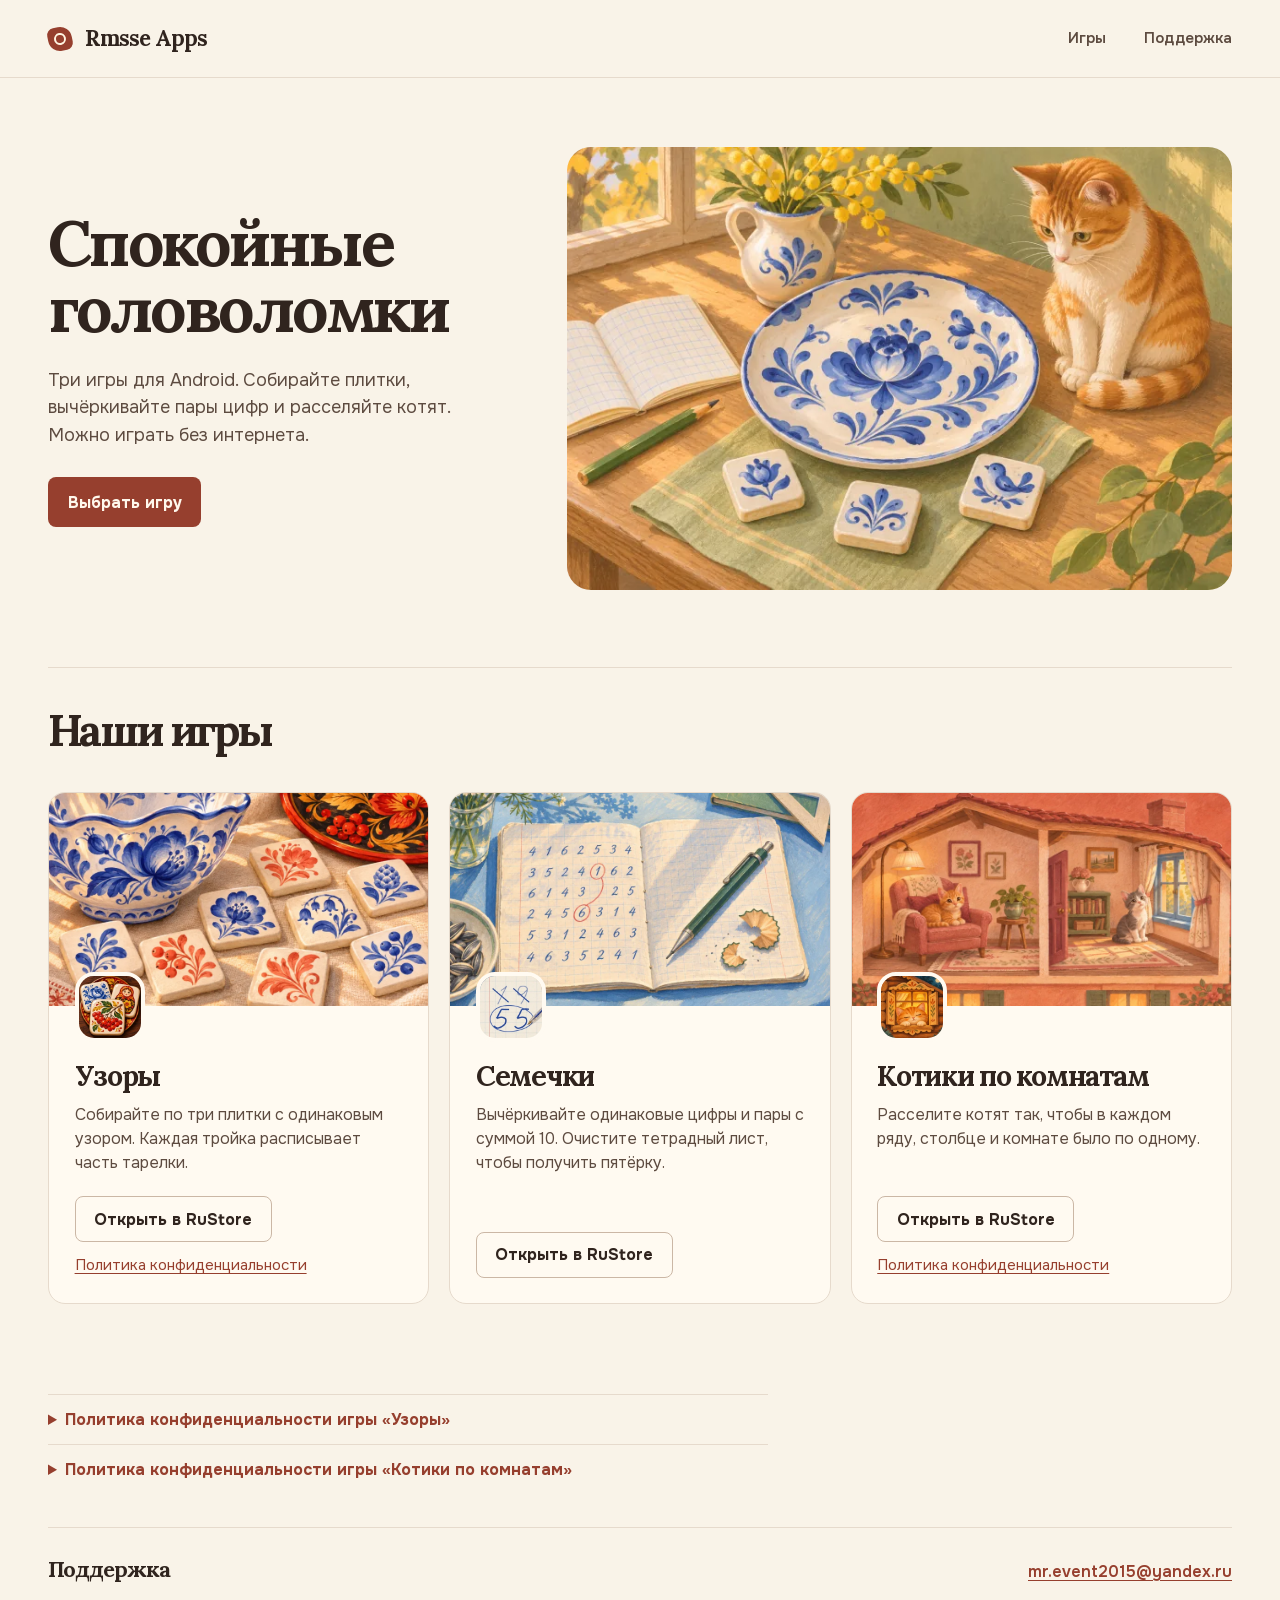
<file: index.html>
<!doctype html>
<html lang="ru">
<head>
  <meta charset="utf-8">
  <meta name="viewport" content="width=device-width, initial-scale=1">
  <meta name="theme-color" content="#f9f3e8">
  <meta name="description" content="Головоломки Rmsse Apps для Android: «Узоры», «Семечки» и «Котики по комнатам».">
  <meta property="og:type" content="website">
  <meta property="og:locale" content="ru_RU">
  <meta property="og:title" content="Rmsse Apps — спокойные головоломки">
  <meta property="og:description" content="Плитки с народной росписью, пары цифр и дом с котятами.">
  <meta property="og:image" content="https://romiusse.github.io/assets/tabletop-1440.webp">
  <meta property="og:image:alt" content="Расписанные плитки, тетрадь и рыжий кот на столе">
  <title>Rmsse Apps — спокойные головоломки</title>
  <link rel="stylesheet" href="site.css">
</head>
<body>
  <a class="skip" href="#main">К содержанию</a>

  <header class="top" id="top">
    <div class="shell top-inner">
      <a class="wordmark" href="#top" aria-label="Rmsse Apps, в начало">
        <span class="mark" aria-hidden="true"></span>Rmsse Apps
      </a>
      <nav aria-label="Навигация по сайту">
        <a href="#games">Игры</a>
        <a href="#support">Поддержка</a>
      </nav>
    </div>
  </header>

  <main class="shell" id="main">
    <section class="hero" aria-labelledby="hero-title">
      <div class="hero-copy">
        <h1 id="hero-title">Спокойные<br class="hero-break"> головоломки</h1>
        <p>Три игры для Android. Собирайте плитки, вычёркивайте пары цифр и расселяйте котят. Можно играть без интернета.</p>
        <a class="action primary" href="#games">Выбрать игру</a>
      </div>
      <picture class="hero-picture">
        <img src="assets/tabletop-960.webp"
             srcset="assets/tabletop-720.webp 720w, assets/tabletop-960.webp 960w, assets/tabletop-1440.webp 1440w"
             sizes="(max-width: 799px) calc(100vw - 36px), (max-width: 1300px) 55vw, 710px"
             width="1440" height="960" fetchpriority="high"
             alt="Гжельская тарелка, расписанные плитки и тетрадь на столе рядом с рыжим котом">
      </picture>
    </section>

    <section class="catalog" id="games" aria-labelledby="games-title">
      <h2 id="games-title">Наши игры</h2>
      <div class="game-grid">
        <article class="game uzory" aria-labelledby="uzory-title">
          <img class="cover" src="assets/uzory-cover.webp" width="900" height="600" alt="" loading="lazy" decoding="async">
          <div class="game-body">
            <img class="game-icon" src="assets/uzory-icon.webp" width="70" height="70" alt="" loading="lazy">
            <h3 id="uzory-title">Узоры</h3>
            <p>Собирайте по три плитки с одинаковым узором. Каждая тройка расписывает часть тарелки.</p>
            <a class="action store" href="https://www.rustore.ru/catalog/app/org.gamelab.uzory" aria-label="Открыть в RuStore: Узоры">Открыть в RuStore</a>
            <a class="privacy-link" href="#privacy-uzory">Политика конфиденциальности</a>
          </div>
        </article>

        <article class="game semechki" aria-labelledby="semechki-title">
          <img class="cover" src="assets/semechki-cover.webp" width="900" height="600" alt="" loading="lazy" decoding="async">
          <div class="game-body">
            <img class="game-icon" src="assets/semechki-icon.webp" width="70" height="70" alt="" loading="lazy">
            <h3 id="semechki-title">Семечки</h3>
            <p>Вычёркивайте одинаковые цифры и пары с суммой 10. Очистите тетрадный лист, чтобы получить пятёрку.</p>
            <a class="action store" href="https://www.rustore.ru/catalog/app/org.gamelab.semechki" aria-label="Открыть в RuStore: Семечки">Открыть в RuStore</a>
          </div>
        </article>

        <article class="game kotiki" aria-labelledby="kotiki-title">
          <img class="cover" src="assets/kotiki-cover.webp" width="900" height="600" alt="" loading="lazy" decoding="async">
          <div class="game-body">
            <img class="game-icon" src="assets/kotiki-icon.webp" width="70" height="70" alt="" loading="lazy">
            <h3 id="kotiki-title">Котики по комнатам</h3>
            <p>Расселите котят так, чтобы в каждом ряду, столбце и комнате было по одному.</p>
            <a class="action store" href="https://www.rustore.ru/catalog/app/org.gamelab.kotiki" aria-label="Открыть в RuStore: Котики по комнатам">Открыть в RuStore</a>
            <a class="privacy-link" href="#privacy-kotiki">Политика конфиденциальности</a>
          </div>
        </article>
      </div>
    </section>

    <details class="privacy-policy" id="privacy-uzory" name="privacy">
      <summary><h2 id="privacy-uzory-title">Политика конфиденциальности игры «Узоры»</h2></summary>
      <p><time datetime="2026-11-20">20 ноября 2026 года</time></p>
      <p>Игра «Узоры» (Android, пакет <code>org.gamelab.uzory</code>) не просит регистрации и не запрашивает имя, телефон или почту игрока. Прогресс игры (пройденные уровни, расписанные тарелки, настройка звука) хранится на устройстве. При удалении данных приложения этот прогресс стирается.</p>
      <h3>Реклама</h3>
      <p>В игре показывается реклама Рекламной сети Яндекса через Yandex Mobile Ads SDK. Через Медиацию Яндекса рекламу может показывать и VK Реклама (SDK myTarget, ООО «ВК»). Чтобы подбирать и показывать рекламу, считать показы и защищаться от мошенничества, эти SDK передают ООО «ЯНДЕКС» и ООО «ВК» технические данные устройства: рекламный идентификатор, модель и настройки устройства, версию системы, язык, IP-адрес и приблизительное местоположение по нему, сведения о показах и нажатиях на рекламу. В SDK Яндекса входит AppMetrica, сервис аналитики Яндекса.</p>
      <p>Как эти компании обрабатывают данные, описано в их документах:</p>
      <ul>
        <li>Политика конфиденциальности Яндекса: <a href="https://yandex.ru/legal/confidential/">https://yandex.ru/legal/confidential/</a></li>
        <li>Условия использования Yandex Mobile Ads SDK: <a href="https://yandex.ru/legal/mobileads_sdk_agreement/">https://yandex.ru/legal/mobileads_sdk_agreement/</a></li>
        <li>Политика конфиденциальности myTarget (VK Реклама): <a href="https://help.mail.ru/legal/terms/myTarget/privacy">https://help.mail.ru/legal/terms/myTarget/privacy</a></li>
      </ul>
      <p>Персональную рекламу можно отключить в настройках Android: «Настройки» → «Google» → «Реклама» → «Удалить рекламный идентификатор» (на части устройств пункт называется иначе).</p>
      <h3>Аналитика начиная с версии 1.0.1</h3>
      <p>AppMetrica (Яндекс) и Google Analytics for Firebase получают события игры. Мы смотрим, какой режим выбрал игрок, какие уровни начал и прошёл, сколько времени провёл на экранах и вернулся ли в игру после рекламы. Также учитываем запросы, показы и закрытия рекламы, выдачу наград и доход от показов. Эти сведения помогают найти уровни и рекламные переходы, на которых игроки застревают.</p>
      <p>Для управления частотой рекламы игра использует анонимную авторизацию Firebase. Случайные идентификаторы установки и сессии, версию приложения, режим, номер уровня и события прохождения и рекламы игра отправляет в Firebase Realtime Database. Сервер разработчика на Tilpi забирает события и удаляет обработанные пакеты из очереди. Игра получает настройки частоты показов через Firebase Remote Config. Создавать аккаунт игроку не нужно. Игра не запрашивает доступ к точному местоположению.</p>
      <p>Подробнее об обработке данных сервисами. <a href="https://yandex.ru/legal/metrica_termsofuse/">AppMetrica</a> · <a href="https://firebase.google.com/support/privacy">Конфиденциальность в Firebase</a> · <a href="https://policies.google.com/privacy">Политика Google</a>.</p>
      <h3>Разрешения</h3>
      <p>Игра использует доступ в интернет для рекламы, аналитики и получения настроек и вибрацию (короткий отклик на ходы). Рекламные SDK добавляют служебные разрешения для рекламного идентификатора и источника установки.</p>
      <h3>Дети</h3>
      <p>Игра не предназначена специально для детей и сознательно не собирает данные детей.</p>
      <h3>Изменения и связь</h3>
      <p>Если политика изменится, новая версия будет опубликована по этому же адресу. По вопросам о данных обращайтесь через <a href="https://romiusse.github.io/#support">раздел «Поддержка» на сайте разработчика</a>.</p>
    </details>

    <details class="privacy-policy" id="privacy-kotiki" name="privacy">
      <summary><h2 id="privacy-kotiki-title">Политика конфиденциальности игры «Котики по комнатам»</h2></summary>
      <p><time datetime="2026-11-24">24 ноября 2026 года</time></p>
      <p>Чтобы играть в «Котики по комнатам» от Rmsse Apps (Android, пакет <code>org.gamelab.kotiki</code>), не нужны регистрация, имя, телефон или адрес электронной почты. Игра сохраняет расположение котиков, пройденные дома и настройку звука на устройстве. Чтобы стереть прогресс, удалите игру или очистите её данные в настройках Android.</p>
      <h3>Реклама</h3>
      <p>В игре показывается реклама Рекламной сети Яндекса через Yandex Mobile Ads SDK. Через Медиацию Яндекса рекламу может показывать и VK Реклама (SDK myTarget, ООО «ВК»). Чтобы подбирать и показывать рекламу, считать показы и защищаться от мошенничества, эти SDK передают ООО «ЯНДЕКС» и ООО «ВК» технические данные устройства: рекламный идентификатор, модель и настройки устройства, версию системы, язык, IP-адрес и приблизительное местоположение по нему, сведения о показах и нажатиях на рекламу. В SDK Яндекса входит AppMetrica, сервис аналитики Яндекса, в SDK VK входит MyTracker, сервис аналитики VK.</p>
      <p>Как эти компании обрабатывают данные, описано в их документах:</p>
      <ul>
        <li><a href="https://yandex.ru/legal/confidential/">Политика конфиденциальности Яндекса</a></li>
        <li><a href="https://yandex.ru/legal/mobileads_sdk_agreement/">Условия использования Yandex Mobile Ads SDK</a></li>
        <li><a href="https://help.mail.ru/legal/terms/adsvk/privacy/">Политика конфиденциальности VK Рекламы</a></li>
        <li><a href="https://tracker.my.com/ru/legal/privacy-policy">Политика конфиденциальности MyTracker</a></li>
      </ul>
      <p>Персональную рекламу можно отключить в настройках Android: «Настройки» → «Google» → «Реклама» → «Удалить рекламный идентификатор» (на части устройств пункт называется иначе).</p>
      <h3>Аналитика и оценка игры</h3>
      <p>Начиная с версии <code>1.0.1</code>, игра передаёт в AppMetrica (Яндекс) и Google Analytics for Firebase сведения о запусках и игровых событиях. Например, какой дом игрок начал и прошёл, сколько времени потратил, сколько раз ошибся, использовал подсказку или вернул сердечко после рекламы. При показе рекламы игра передаёт её формат и доступные сведения о доходе. Сервисы используют идентификаторы установки и технические сведения об устройстве. Игра не запрашивает доступ к геолокации. <a href="https://yandex.ru/legal/metrica_termsofuse/">Условия AppMetrica</a> · <a href="https://firebase.google.com/support/privacy">Обработка данных в Firebase</a>.</p>
      <p>После нескольких пройденных домов игра может предложить поставить оценку. Форму открывает RuStore. Оценку и отзыв получает магазин. Игра хранит на устройстве время последней попытки и отметку о завершении формы.</p>
      <h3>Разрешения</h3>
      <p>Игра использует доступ в интернет для рекламы, аналитики и обращения к RuStore. Разрешение на вибрацию объявлено в сборке, но игра его сейчас не использует. Рекламные SDK добавляют служебные разрешения для рекламного идентификатора и источника установки. Адаптер VK Рекламы добавляет в сборку разрешение <code>com.android.vending.BILLING</code> и SDK MyTracker (статистика VK); покупок в игре нет.</p>
      <h3>Дети</h3>
      <p>Игра не предназначена специально для детей и сознательно не собирает данные детей.</p>
      <h3>Хранение данных и связь</h3>
      <p>Срок хранения переданных событий и идентификаторов зависит от сервиса и его настроек. Яндекс описывает сроки в своей политике конфиденциальности. Для Google Analytics они приведены в <a href="https://support.google.com/analytics/answer/7667196?hl=ru">справке о хранении данных</a>.</p>
      <p>По вопросам о данных и с запросом на их удаление обращайтесь в <a href="https://romiusse.github.io/#support">поддержку Rmsse Apps</a>. В обращении укажите название игры. Обновления этой политики публикуются по тому же адресу.</p>
    </details>
  </main>

  <footer class="shell" id="support">
    <div class="footer-inner">
      <h2>Поддержка</h2>
      <a href="mailto:mr.event2015@yandex.ru">mr.event2015@yandex.ru</a>
    </div>
  </footer>
  <script>
    const policies = document.querySelectorAll('details.privacy-policy');

    function openLinkedPolicy(hash) {
      const target = document.getElementById(hash.slice(1));
      for (const policy of policies) {
        policy.open = policy === target;
      }
      if (target && target.matches('details.privacy-policy')) {
        target.scrollIntoView({ block: 'start' });
      }
    }

    for (const link of document.querySelectorAll('a.privacy-link')) {
      link.addEventListener('click', (event) => {
        if (link.hash === location.hash && !event.ctrlKey && !event.metaKey && !event.shiftKey && !event.altKey) {
          openLinkedPolicy(link.hash);
        }
      });
    }
    window.addEventListener('hashchange', () => openLinkedPolicy(location.hash));
    openLinkedPolicy(location.hash);
  </script>
</body>
</html>
</file>
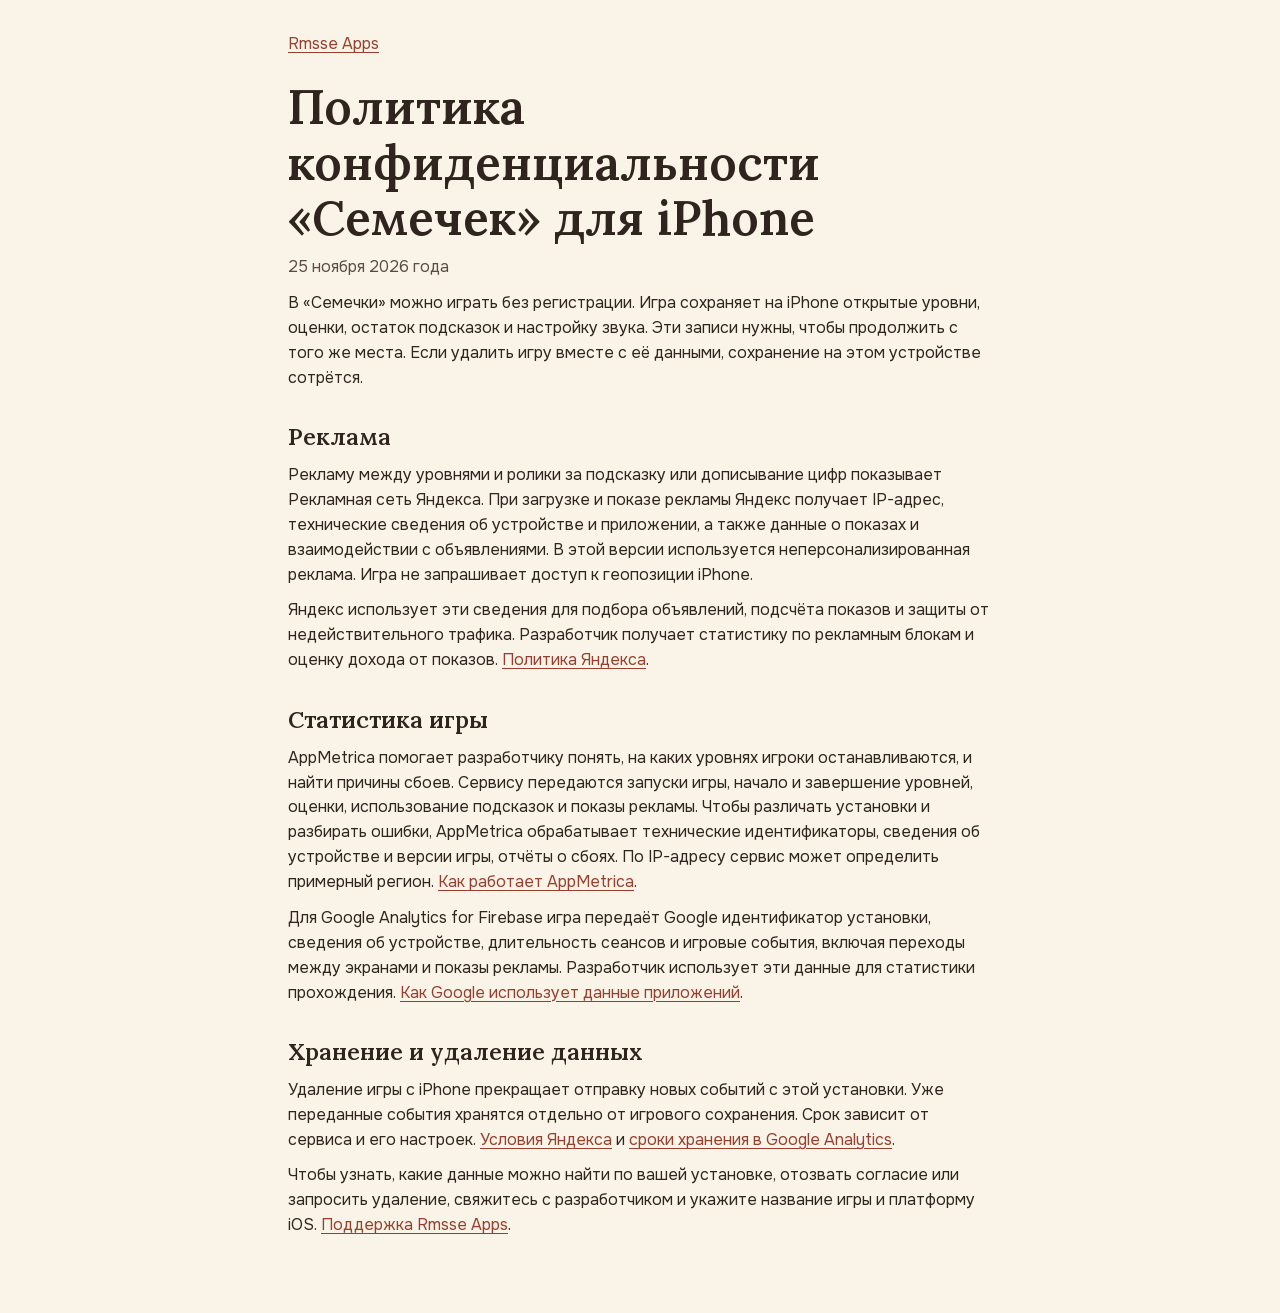
<file: semechki/privacy/index.html>
<!doctype html>
<html lang="ru">
<head>
  <meta charset="utf-8">
  <meta name="viewport" content="width=device-width, initial-scale=1">
  <meta name="theme-color" content="#f9f3e8">
  <title>Политика конфиденциальности «Семечек» для iPhone · Rmsse Apps</title>
  <link rel="stylesheet" href="/site.css">
  <style>
    main.policy { width: min(100% - 2.5rem, 44rem); margin: 0 auto; padding: 2rem 0 4rem; }
    .policy h1 { font: 600 clamp(1.9rem, 1.45rem + 2.1vw, 3rem)/1.15 var(--serif, Georgia, serif); margin: 1.4rem 0 .55rem; }
    .policy h2 { font: 600 1.45rem/1.3 var(--serif, Georgia, serif); margin: 2rem 0 .65rem; }
    .policy p { margin: .65rem 0; }
    .policy time { color: var(--muted, #5d4b40); }
    .policy a { color: var(--clay, #963f2e); }
  </style>
</head>
<body>
  <main class="policy">
    <a href="/">Rmsse Apps</a>
    <h1>Политика конфиденциальности «Семечек» для iPhone</h1>
    <p><time datetime="2026-11-25">25 ноября 2026 года</time></p>
    <p>В «Семечки» можно играть без регистрации. Игра сохраняет на iPhone открытые уровни, оценки, остаток подсказок и настройку звука. Эти записи нужны, чтобы продолжить с того же места. Если удалить игру вместе с её данными, сохранение на этом устройстве сотрётся.</p>

    <h2>Реклама</h2>
    <p>Рекламу между уровнями и ролики за подсказку или дописывание цифр показывает Рекламная сеть Яндекса. При загрузке и показе рекламы Яндекс получает IP-адрес, технические сведения об устройстве и приложении, а также данные о показах и взаимодействии с объявлениями. В этой версии используется неперсонализированная реклама. Игра не запрашивает доступ к геопозиции iPhone.</p>
    <p>Яндекс использует эти сведения для подбора объявлений, подсчёта показов и защиты от недействительного трафика. Разработчик получает статистику по рекламным блокам и оценку дохода от показов. <a href="https://yandex.ru/legal/confidential/">Политика Яндекса</a>.</p>

    <h2>Статистика игры</h2>
    <p>AppMetrica помогает разработчику понять, на каких уровнях игроки останавливаются, и найти причины сбоев. Сервису передаются запуски игры, начало и завершение уровней, оценки, использование подсказок и показы рекламы. Чтобы различать установки и разбирать ошибки, AppMetrica обрабатывает технические идентификаторы, сведения об устройстве и версии игры, отчёты о сбоях. По IP-адресу сервис может определить примерный регион. <a href="https://appmetrica.yandex.ru/docs/ru/data-collection/index">Как работает AppMetrica</a>.</p>
    <p>Для Google Analytics for Firebase игра передаёт Google идентификатор установки, сведения об устройстве, длительность сеансов и игровые события, включая переходы между экранами и показы рекламы. Разработчик использует эти данные для статистики прохождения. <a href="https://policies.google.com/technologies/partner-sites?hl=ru">Как Google использует данные приложений</a>.</p>

    <h2>Хранение и удаление данных</h2>
    <p>Удаление игры с iPhone прекращает отправку новых событий с этой установки. Уже переданные события хранятся отдельно от игрового сохранения. Срок зависит от сервиса и его настроек. <a href="https://yandex.ru/legal/confidential/">Условия Яндекса</a> и <a href="https://support.google.com/analytics/answer/7667196?hl=ru">сроки хранения в Google Analytics</a>.</p>
    <p>Чтобы узнать, какие данные можно найти по вашей установке, отозвать согласие или запросить удаление, свяжитесь с разработчиком и укажите название игры и платформу iOS. <a href="https://romiusse.github.io/#support">Поддержка Rmsse Apps</a>.</p>
  </main>
</body>
</html>
</file>
<file: site.css>
@font-face {
  font-family: Lora;
  font-style: normal;
  font-weight: 600 700;
  font-display: swap;
  src: url(assets/fonts/lora-cyrillic.woff2) format("woff2");
  unicode-range: U+0400-045F,U+0490-0491,U+04B0-04B1,U+2116;
}

@font-face {
  font-family: Lora;
  font-style: normal;
  font-weight: 600 700;
  font-display: swap;
  src: url(assets/fonts/lora-latin.woff2) format("woff2");
  unicode-range: U+0000-00FF,U+0131,U+0152-0153,U+02BB-02BC,U+02C6,U+02DA,U+02DC,U+2000-206F,U+2074,U+20AC,U+2122,U+2191,U+2193,U+2212,U+2215,U+FEFF,U+FFFD;
}

@font-face {
  font-family: Onest;
  font-style: normal;
  font-weight: 400 700;
  font-display: swap;
  src: url(assets/fonts/onest-cyrillic.woff2) format("woff2");
  unicode-range: U+0400-045F,U+0490-0491,U+04B0-04B1,U+2116;
}

@font-face {
  font-family: Onest;
  font-style: normal;
  font-weight: 400 700;
  font-display: swap;
  src: url(assets/fonts/onest-latin.woff2) format("woff2");
  unicode-range: U+0000-00FF,U+0131,U+0152-0153,U+02BB-02BC,U+02C6,U+02DA,U+02DC,U+2000-206F,U+2074,U+20AC,U+2122,U+2191,U+2193,U+2212,U+2215,U+FEFF,U+FFFD;
}

:root {
  color-scheme: light;
  --paper: #f9f3e8;
  --card: #fffaf1;
  --ink: #30241e;
  --muted: #5d4b40;
  --line: #e6dacc;
  --clay: #963f2e;
  --clay-hover: #763022;
  --serif: Lora, Georgia, serif;
  --sans: Onest, system-ui, sans-serif;
}

*, *::before, *::after { box-sizing: border-box; }

html { scroll-behavior: smooth; }

body {
  margin: 0;
  background: var(--paper);
  color: var(--ink);
  font: 400 1rem/1.56 var(--sans);
  -webkit-font-smoothing: antialiased;
}

a { color: inherit; text-decoration-thickness: 1px; text-underline-offset: 0.19em; }

:focus-visible {
  outline: 3px solid #2d60a8;
  outline-offset: 5px;
}

.skip {
  position: fixed;
  z-index: 2;
  top: 12px;
  left: 12px;
  padding: 10px 14px;
  background: var(--card);
  border-radius: 6px;
  transform: translateY(-200%);
}

.skip:focus { transform: translateY(0); }

.shell { width: min(1248px, calc(100% - 96px)); margin-inline: auto; }

.top { border-bottom: 1px solid var(--line); }

.top-inner {
  min-height: 77px;
  display: flex;
  align-items: center;
  justify-content: space-between;
  gap: 16px;
}

.wordmark {
  display: inline-flex;
  align-items: center;
  gap: 13px;
  font: 700 clamp(1.1rem, 2vw, 1.38rem)/1.15 var(--serif);
  letter-spacing: -0.045em;
  text-decoration: none;
  white-space: nowrap;
}

.mark {
  position: relative;
  flex: 0 0 auto;
  width: 24px;
  height: 24px;
  border-radius: 7px 12px 7px 12px;
  transform: rotate(-11deg);
  background: var(--clay);
}

.mark::after {
  position: absolute;
  content: "";
  inset: 6px;
  border: 2px solid #fff4e1;
  border-radius: 50%;
}

nav { display: flex; align-items: center; gap: clamp(18px, 3vw, 40px); }

nav a {
  display: inline-flex;
  align-items: center;
  min-height: 44px;
  color: var(--muted);
  font-size: 0.94rem;
  font-weight: 600;
  text-decoration: none;
}

nav a:hover { color: var(--clay); text-decoration: underline; }

.hero {
  display: grid;
  grid-template-columns: minmax(0, 0.93fr) minmax(0, 1.32fr);
  align-items: center;
  gap: clamp(32px, 4vw, 62px);
  padding-block: clamp(44px, 5.4vw, 82px) clamp(60px, 6vw, 88px);
}

.hero h1, .catalog h2, .game h3, footer h2 { margin: 0; font-family: var(--serif); }

.hero h1 {
  max-width: 11ch;
  font-weight: 700;
  font-size: clamp(2.55rem, 5.05vw, 4.6rem);
  line-height: 1.02;
  letter-spacing: -0.055em;
}

.hero p {
  max-width: 35ch;
  margin: 25px 0 28px;
  color: var(--muted);
  font-size: clamp(1.05rem, 1.4vw, 1.22rem);
  line-height: 1.53;
  text-wrap: pretty;
}

.hero-picture {
  display: block;
  overflow: hidden;
  border-radius: 24px;
  background: #e8cba4;
  aspect-ratio: 3 / 2;
}

.hero-picture img, .cover { display: block; width: 100%; height: 100%; object-fit: cover; }

.action {
  display: inline-flex;
  width: fit-content;
  min-height: 46px;
  align-items: center;
  justify-content: center;
  padding: 0.65em 1.16em;
  border: 1px solid transparent;
  border-radius: 8px;
  text-decoration: none;
  font-weight: 700;
  line-height: 1.2;
  transition: background-color 160ms ease, color 160ms ease, border-color 160ms ease;
}

.primary { min-height: 50px; background: var(--clay); color: #fff8ec; }
.primary:hover { background: var(--clay-hover); }

.catalog {
  padding-block: clamp(25px, 3vw, 44px) clamp(54px, 7vw, 94px);
  border-top: 1px solid var(--line);
  scroll-margin-top: 12px;
}

.catalog h2 {
  margin-bottom: clamp(23px, 3vw, 37px);
  font-size: clamp(2.05rem, 3.4vw, 3.35rem);
  font-weight: 700;
  letter-spacing: -0.06em;
  line-height: 1.12;
}

.game-grid { display: grid; grid-template-columns: repeat(3, minmax(0, 1fr)); gap: 20px; }

.game {
  display: flex;
  flex-direction: column;
  min-width: 0;
  border: 1px solid var(--line);
  border-radius: 17px;
  background: var(--card);
}

.cover {
  height: auto;
  aspect-ratio: 1.78;
  border-radius: 16px 16px 0 0;
  background: #e7d3b8;
}

.semechki .cover { background: #cbdaeb; }
.kotiki .cover { background: #e9c5b0; }

.game-body {
  position: relative;
  display: flex;
  flex: 1;
  flex-direction: column;
  align-items: flex-start;
  padding: 53px clamp(17px, 2vw, 27px) 25px;
}

.game-icon {
  position: absolute;
  top: -34px;
  left: clamp(17px, 2vw, 27px);
  width: 70px;
  height: 70px;
  border: 4px solid var(--card);
  border-radius: 19px;
  background: var(--card);
  object-fit: cover;
}

.game h3 {
  font-size: clamp(1.27rem, 2.22vw, 1.9rem);
  font-weight: 700;
  letter-spacing: -0.045em;
  line-height: 1.17;
}

.game-body > p:not(.availability) {
  margin: 11px 0 21px;
  color: var(--muted);
  line-height: 1.5;
  text-wrap: pretty;
}

.store, .game-body .availability { margin-top: auto; }

.store { color: var(--ink); border-color: #cbb7a5; }
.store:hover { color: var(--clay-hover); border-color: #ac7667; background: #f6e9dc; }

.privacy-link {
  margin-top: 12px;
  color: var(--clay);
  font-size: 0.94rem;
  text-underline-offset: 0.18em;
}

.privacy-policy {
  max-width: 72ch;
  border-top: 1px solid var(--line);
  line-height: 1.6;
  overflow-wrap: anywhere;
  scroll-margin-top: 1.5rem;
}

.privacy-policy:last-child { margin-bottom: 2rem; }
.privacy-policy summary { padding: 12px 0; color: var(--clay); cursor: pointer; }
.privacy-policy summary:hover { color: var(--clay-hover); }
.privacy-policy summary h2 { display: inline; margin: 0; font-size: 1rem; line-height: 1.4; }
.privacy-policy[open] { padding-bottom: 1rem; }
.privacy-policy h3 { margin: 1.5em 0 0.4em; font-size: 1.2rem; }
.privacy-policy p, .privacy-policy ul { margin: 0.65em 0; }
.privacy-policy ul { padding-inline-start: 1.4em; }
.privacy-policy a { color: var(--clay); text-decoration: underline; text-underline-offset: 0.18em; }

.availability {
  display: flex;
  align-items: center;
  min-height: 46px;
  margin-bottom: 0;
  color: var(--muted);
  font-size: 0.94rem;
  font-weight: 600;
}

.footer-inner {
  display: flex;
  align-items: baseline;
  justify-content: space-between;
  gap: 12px 24px;
  flex-wrap: wrap;
  border-top: 1px solid var(--line);
  padding-block: 25px 43px;
}

footer h2 { font-size: 1.36rem; letter-spacing: -0.045em; }
footer a { color: var(--clay); overflow-wrap: anywhere; font-weight: 600; }

@media (max-width: 1050px) {
  .shell { width: calc(100% - 64px); }
  .hero { gap: 29px; }
  .hero h1 { font-size: clamp(2.45rem, 5.3vw, 3.7rem); }
  .hero p { margin-block: 19px 23px; }
  .game-grid { gap: 14px; }
}

@media (max-width: 799px) {
  .shell { width: calc(100% - 36px); }
  .top-inner { min-height: 65px; }
  .hero { grid-template-columns: 1fr; gap: 27px; padding-block: 38px 44px; }
  .hero h1 { max-width: 13ch; font-size: clamp(2.15rem, 8.5vw, 4rem); }
  .hero-break { display: none; }
  .hero p { margin-block: 18px 22px; }
  .hero-picture { border-radius: 16px; }
  .game-grid { grid-template-columns: repeat(2, minmax(0, 1fr)); gap: 16px; }
  .game h3 { font-size: clamp(1.38rem, 3.8vw, 1.75rem); }
  .footer-inner { padding-bottom: 32px; }
}

@media (max-width: 539px) {
  .game-grid { grid-template-columns: 1fr; }
  .wordmark { gap: 8px; }
  .mark { width: 21px; height: 21px; }
  .mark::after { inset: 5px; }
  nav { gap: 13px; }
  nav a { font-size: 0.88rem; }
}

@media (prefers-reduced-motion: reduce) {
  html { scroll-behavior: auto; }
  .action { transition: none; }
}
</file>
